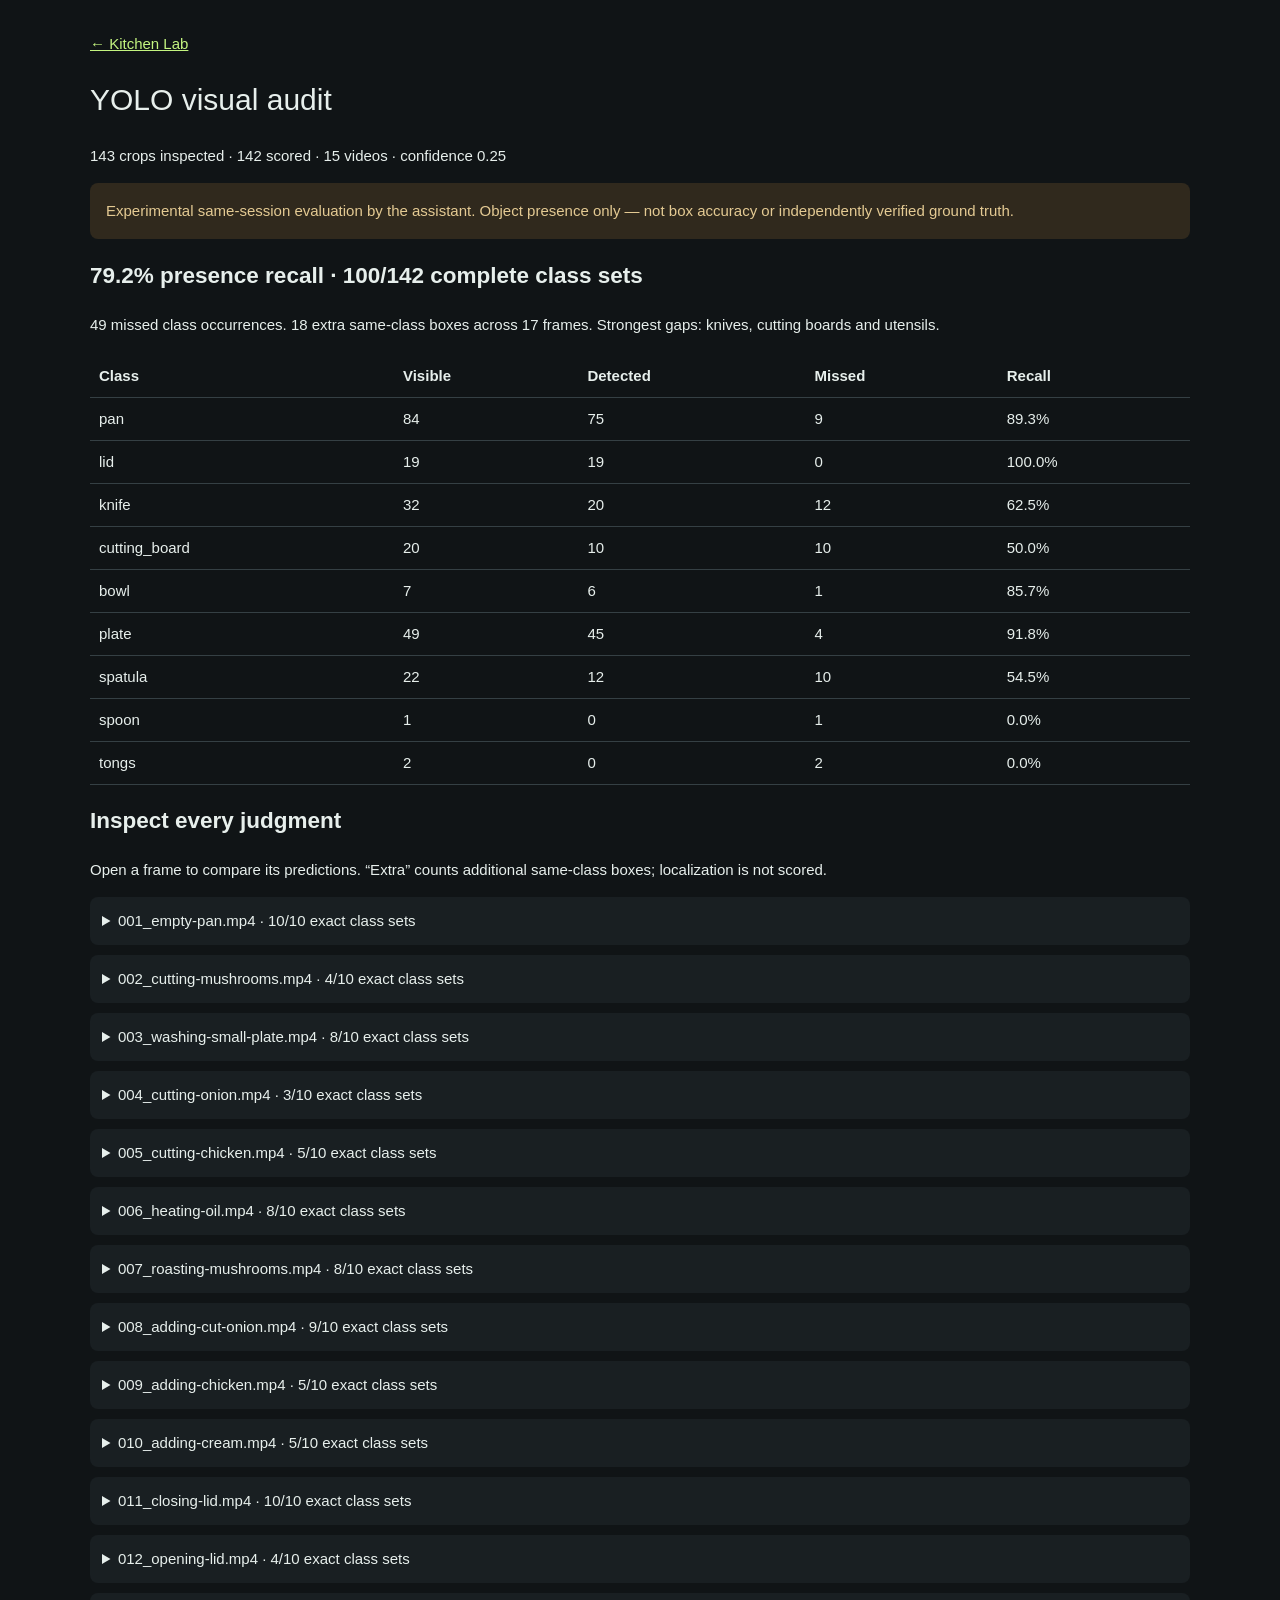
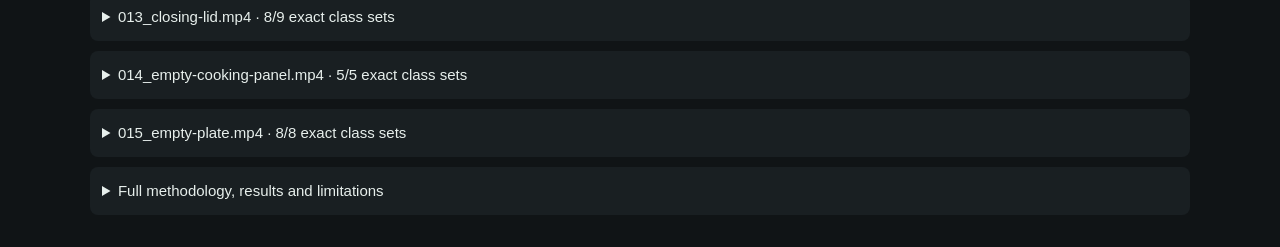
<file: review-app/evaluation.html>
<!doctype html><html lang="en"><meta charset="utf-8"><meta name="viewport" content="width=device-width, initial-scale=1"><title>YOLO visual audit · Kitchen Lab</title><style>body{background:#101416;color:#e7efec;font:15px/1.6 Segoe UI,sans-serif;max-width:1100px;margin:32px auto;padding:0 20px}a{color:#c4f580}h1{font-weight:500}table{border-collapse:collapse;width:100%;margin:18px 0}td,th{text-align:left;padding:9px;border-bottom:1px solid #354044}.notice{padding:16px;background:#30291d;color:#e4ca93;border-radius:8px}small{color:#a0b2b8}details{background:#191f22;margin:10px 0;padding:12px;border-radius:8px}summary{cursor:pointer}img{width:160px;border-radius:5px}pre{white-space:pre-wrap;font:13px/1.65 Segoe UI,sans-serif}</style><body>
<a href="/">← Kitchen Lab</a><h1>YOLO visual audit</h1><p>143 crops inspected · 142 scored · 15 videos · confidence 0.25</p>
<p class="notice">Experimental same-session evaluation by the assistant. Object presence only — not box accuracy or independently verified ground truth.</p>
<h2>79.2% presence recall · 100/142 complete class sets</h2>
<p>49 missed class occurrences. 18 extra same-class boxes across 17 frames. Strongest gaps: knives, cutting boards and utensils.</p>
<table><tr><th>Class</th><th>Visible</th><th>Detected</th><th>Missed</th><th>Recall</th></tr>
<tr><td>pan</td><td>84</td><td>75</td><td>9</td><td>89.3%</td></tr>
<tr><td>lid</td><td>19</td><td>19</td><td>0</td><td>100.0%</td></tr>
<tr><td>knife</td><td>32</td><td>20</td><td>12</td><td>62.5%</td></tr>
<tr><td>cutting_board</td><td>20</td><td>10</td><td>10</td><td>50.0%</td></tr>
<tr><td>bowl</td><td>7</td><td>6</td><td>1</td><td>85.7%</td></tr>
<tr><td>plate</td><td>49</td><td>45</td><td>4</td><td>91.8%</td></tr>
<tr><td>spatula</td><td>22</td><td>12</td><td>10</td><td>54.5%</td></tr>
<tr><td>spoon</td><td>1</td><td>0</td><td>1</td><td>0.0%</td></tr>
<tr><td>tongs</td><td>2</td><td>0</td><td>2</td><td>0.0%</td></tr>
</table><h2>Inspect every judgment</h2><p>Open a frame to compare its predictions. “Extra” counts additional same-class boxes; localization is not scored.</p>
<details><summary>001_empty-pan.mp4 · 10/10 exact class sets</summary><table><tr><th>Frame</th><th>Visible judgment</th><th>Missed</th><th>Unexpected / extra</th></tr>
<tr><td><a href="/?frame=1"><img loading="lazy" src="/thumb?id=1" alt="Frame 1"><br>Frame 1 · 1.0s</a></td><td>pan</td><td>none</td><td>none / 0 extra</td></tr>
<tr><td><a href="/?frame=5"><img loading="lazy" src="/thumb?id=5" alt="Frame 5"><br>Frame 5 · 5.0s</a></td><td>pan</td><td>none</td><td>none / 0 extra</td></tr>
<tr><td><a href="/?frame=10"><img loading="lazy" src="/thumb?id=10" alt="Frame 10"><br>Frame 10 · 10.0s</a></td><td>pan</td><td>none</td><td>none / 0 extra</td></tr>
<tr><td><a href="/?frame=13"><img loading="lazy" src="/thumb?id=13" alt="Frame 13"><br>Frame 13 · 13.0s</a></td><td>pan</td><td>none</td><td>none / 0 extra</td></tr>
<tr><td><a href="/?frame=17"><img loading="lazy" src="/thumb?id=17" alt="Frame 17"><br>Frame 17 · 17.0s</a></td><td>pan</td><td>none</td><td>none / 0 extra</td></tr>
<tr><td><a href="/?frame=22"><img loading="lazy" src="/thumb?id=22" alt="Frame 22"><br>Frame 22 · 22.0s</a></td><td>pan</td><td>none</td><td>none / 0 extra</td></tr>
<tr><td><a href="/?frame=26"><img loading="lazy" src="/thumb?id=26" alt="Frame 26"><br>Frame 26 · 26.0s</a></td><td>pan</td><td>none</td><td>none / 0 extra</td></tr>
<tr><td><a href="/?frame=29"><img loading="lazy" src="/thumb?id=29" alt="Frame 29"><br>Frame 29 · 29.0s</a></td><td>pan</td><td>none</td><td>none / 0 extra</td></tr>
<tr><td><a href="/?frame=33"><img loading="lazy" src="/thumb?id=33" alt="Frame 33"><br>Frame 33 · 33.0s</a></td><td>none</td><td>none</td><td>none / 0 extra</td></tr>
<tr><td><a href="/?frame=38"><img loading="lazy" src="/thumb?id=38" alt="Frame 38"><br>Frame 38 · 38.1s</a></td><td>none</td><td>none</td><td>none / 0 extra</td></tr>
</table></details>
<details><summary>002_cutting-mushrooms.mp4 · 4/10 exact class sets</summary><table><tr><th>Frame</th><th>Visible judgment</th><th>Missed</th><th>Unexpected / extra</th></tr>
<tr><td><a href="/?frame=43"><img loading="lazy" src="/thumb?id=43" alt="Frame 43"><br>Frame 43 · 3.0s</a></td><td>plate</td><td>none</td><td>none / 0 extra</td></tr>
<tr><td><a href="/?frame=49"><img loading="lazy" src="/thumb?id=49" alt="Frame 49"><br>Frame 49 · 9.0s</a></td><td>plate</td><td>none</td><td>none / 0 extra</td></tr>
<tr><td><a href="/?frame=57"><img loading="lazy" src="/thumb?id=57" alt="Frame 57"><br>Frame 57 · 17.0s</a></td><td>knife, plate</td><td>plate</td><td>none / 0 extra</td></tr>
<tr><td><a href="/?frame=64"><img loading="lazy" src="/thumb?id=64" alt="Frame 64"><br>Frame 64 · 24.0s</a></td><td>knife, plate</td><td>plate</td><td>none / 0 extra</td></tr>
<tr><td><a href="/?frame=70"><img loading="lazy" src="/thumb?id=70" alt="Frame 70"><br>Frame 70 · 30.0s</a></td><td>knife, plate</td><td>knife</td><td>none / 0 extra</td></tr>
<tr><td><a href="/?frame=78"><img loading="lazy" src="/thumb?id=78" alt="Frame 78"><br>Frame 78 · 38.1s</a></td><td>knife, plate</td><td>knife</td><td>none / 0 extra</td></tr>
<tr><td><a href="/?frame=84"><img loading="lazy" src="/thumb?id=84" alt="Frame 84"><br>Frame 84 · 44.1s</a></td><td>knife, plate</td><td>knife</td><td>none / 0 extra</td></tr>
<tr><td><a href="/?frame=91"><img loading="lazy" src="/thumb?id=91" alt="Frame 91"><br>Frame 91 · 51.1s</a></td><td>knife, plate</td><td>none</td><td>none / 0 extra</td></tr>
<tr><td><a href="/?frame=99"><img loading="lazy" src="/thumb?id=99" alt="Frame 99"><br>Frame 99 · 59.1s</a></td><td>knife, plate</td><td>plate</td><td>none / 0 extra</td></tr>
<tr><td><a href="/?frame=105"><img loading="lazy" src="/thumb?id=105" alt="Frame 105"><br>Frame 105 · 65.1s</a></td><td>knife, plate</td><td>none</td><td>none / 0 extra</td></tr>
</table></details>
<details><summary>003_washing-small-plate.mp4 · 8/10 exact class sets</summary><table><tr><th>Frame</th><th>Visible judgment</th><th>Missed</th><th>Unexpected / extra</th></tr>
<tr><td><a href="/?frame=109"><img loading="lazy" src="/thumb?id=109" alt="Frame 109"><br>Frame 109 · 0.0s</a></td><td>knife, plate</td><td>none</td><td>none / 0 extra</td></tr>
<tr><td><a href="/?frame=111"><img loading="lazy" src="/thumb?id=111" alt="Frame 111"><br>Frame 111 · 2.0s</a></td><td>knife, plate</td><td>none</td><td>none / 0 extra</td></tr>
<tr><td><a href="/?frame=114"><img loading="lazy" src="/thumb?id=114" alt="Frame 114"><br>Frame 114 · 5.0s</a></td><td>knife, plate</td><td>knife</td><td>none / 0 extra</td></tr>
<tr><td><a href="/?frame=116"><img loading="lazy" src="/thumb?id=116" alt="Frame 116"><br>Frame 116 · 7.0s</a></td><td>knife, plate</td><td>knife</td><td>none / 0 extra</td></tr>
<tr><td><a href="/?frame=118"><img loading="lazy" src="/thumb?id=118" alt="Frame 118"><br>Frame 118 · 9.0s</a></td><td>knife, plate</td><td>none</td><td>none / 0 extra</td></tr>
<tr><td><a href="/?frame=120"><img loading="lazy" src="/thumb?id=120" alt="Frame 120"><br>Frame 120 · 11.0s</a></td><td>knife, plate</td><td>none</td><td>none / 0 extra</td></tr>
<tr><td><a href="/?frame=122"><img loading="lazy" src="/thumb?id=122" alt="Frame 122"><br>Frame 122 · 13.0s</a></td><td>knife, plate</td><td>none</td><td>none / 0 extra</td></tr>
<tr><td><a href="/?frame=124"><img loading="lazy" src="/thumb?id=124" alt="Frame 124"><br>Frame 124 · 15.0s</a></td><td>plate</td><td>none</td><td>none / 0 extra</td></tr>
<tr><td><a href="/?frame=127"><img loading="lazy" src="/thumb?id=127" alt="Frame 127"><br>Frame 127 · 18.0s</a></td><td>plate</td><td>none</td><td>none / 0 extra</td></tr>
<tr><td><a href="/?frame=129"><img loading="lazy" src="/thumb?id=129" alt="Frame 129"><br>Frame 129 · 20.0s</a></td><td>plate</td><td>none</td><td>none / 0 extra</td></tr>
</table></details>
<details><summary>004_cutting-onion.mp4 · 3/10 exact class sets</summary><table><tr><th>Frame</th><th>Visible judgment</th><th>Missed</th><th>Unexpected / extra</th></tr>
<tr><td><a href="/?frame=131"><img loading="lazy" src="/thumb?id=131" alt="Frame 131"><br>Frame 131 · 1.0s</a></td><td>plate</td><td>none</td><td>none / 0 extra</td></tr>
<tr><td><a href="/?frame=135"><img loading="lazy" src="/thumb?id=135" alt="Frame 135"><br>Frame 135 · 5.0s</a></td><td>cutting_board, plate</td><td>none</td><td>none / 0 extra</td></tr>
<tr><td><a href="/?frame=140"><img loading="lazy" src="/thumb?id=140" alt="Frame 140"><br>Frame 140 · 10.0s</a></td><td>cutting_board, bowl, plate</td><td>cutting_board</td><td>none / 0 extra</td></tr>
<tr><td><a href="/?frame=143"><img loading="lazy" src="/thumb?id=143" alt="Frame 143"><br>Frame 143 · 13.0s</a></td><td>knife, cutting_board, bowl, plate</td><td>knife, cutting_board</td><td>none / 0 extra</td></tr>
<tr><td><a href="/?frame=147"><img loading="lazy" src="/thumb?id=147" alt="Frame 147"><br>Frame 147 · 17.0s</a></td><td>knife, cutting_board, bowl, plate</td><td>knife, cutting_board</td><td>none / 0 extra</td></tr>
<tr><td><a href="/?frame=152"><img loading="lazy" src="/thumb?id=152" alt="Frame 152"><br>Frame 152 · 22.0s</a></td><td>knife, cutting_board, bowl, plate</td><td>knife, cutting_board</td><td>none / 0 extra</td></tr>
<tr><td><a href="/?frame=156"><img loading="lazy" src="/thumb?id=156" alt="Frame 156"><br>Frame 156 · 26.0s</a></td><td>cutting_board, bowl, plate</td><td>cutting_board</td><td>none / 0 extra</td></tr>
<tr><td><a href="/?frame=159"><img loading="lazy" src="/thumb?id=159" alt="Frame 159"><br>Frame 159 · 29.0s</a></td><td>knife, cutting_board, bowl, plate</td><td>knife, cutting_board</td><td>none / 0 extra</td></tr>
<tr><td><a href="/?frame=163"><img loading="lazy" src="/thumb?id=163" alt="Frame 163"><br>Frame 163 · 33.0s</a></td><td>knife, cutting_board, bowl, plate</td><td>cutting_board, bowl</td><td>none / 1 extra</td></tr>
<tr><td><a href="/?frame=168"><img loading="lazy" src="/thumb?id=168" alt="Frame 168"><br>Frame 168 · 38.1s</a></td><td>knife, cutting_board, plate</td><td>none</td><td>none / 1 extra</td></tr>
</table></details>
<details><summary>005_cutting-chicken.mp4 · 5/10 exact class sets</summary><table><tr><th>Frame</th><th>Visible judgment</th><th>Missed</th><th>Unexpected / extra</th></tr>
<tr><td><a href="/?frame=177"><img loading="lazy" src="/thumb?id=177" alt="Frame 177"><br>Frame 177 · 7.0s</a></td><td>knife, cutting_board, plate</td><td>none</td><td>none / 1 extra</td></tr>
<tr><td><a href="/?frame=193"><img loading="lazy" src="/thumb?id=193" alt="Frame 193"><br>Frame 193 · 23.0s</a></td><td>knife, cutting_board, plate</td><td>knife</td><td>none / 0 extra</td></tr>
<tr><td><a href="/?frame=210"><img loading="lazy" src="/thumb?id=210" alt="Frame 210"><br>Frame 210 · 40.1s</a></td><td>knife, cutting_board, plate</td><td>cutting_board</td><td>none / 0 extra</td></tr>
<tr><td><a href="/?frame=225"><img loading="lazy" src="/thumb?id=225" alt="Frame 225"><br>Frame 225 · 55.1s</a></td><td>knife, cutting_board, plate</td><td>cutting_board</td><td>none / 0 extra</td></tr>
<tr><td><a href="/?frame=241"><img loading="lazy" src="/thumb?id=241" alt="Frame 241"><br>Frame 241 · 71.1s</a></td><td>knife, cutting_board, plate</td><td>none</td><td>none / 0 extra</td></tr>
<tr><td><a href="/?frame=258"><img loading="lazy" src="/thumb?id=258" alt="Frame 258"><br>Frame 258 · 88.1s</a></td><td>knife, cutting_board, plate</td><td>cutting_board</td><td>none / 0 extra</td></tr>
<tr><td><a href="/?frame=274"><img loading="lazy" src="/thumb?id=274" alt="Frame 274"><br>Frame 274 · 104.2s</a></td><td>knife, cutting_board, plate</td><td>none</td><td>none / 0 extra</td></tr>
<tr><td><a href="/?frame=289"><img loading="lazy" src="/thumb?id=289" alt="Frame 289"><br>Frame 289 · 119.2s</a></td><td>knife, cutting_board, plate</td><td>none</td><td>none / 0 extra</td></tr>
<tr><td><a href="/?frame=305"><img loading="lazy" src="/thumb?id=305" alt="Frame 305"><br>Frame 305 · 135.2s</a></td><td>knife, cutting_board, plate</td><td>none</td><td>none / 0 extra</td></tr>
<tr><td><a href="/?frame=322"><img loading="lazy" src="/thumb?id=322" alt="Frame 322"><br>Frame 322 · 152.2s</a></td><td>knife, cutting_board, plate</td><td>knife</td><td>none / 1 extra</td></tr>
</table></details>
<details><summary>006_heating-oil.mp4 · 8/10 exact class sets</summary><table><tr><th>Frame</th><th>Visible judgment</th><th>Missed</th><th>Unexpected / extra</th></tr>
<tr><td><a href="/?frame=335"><img loading="lazy" src="/thumb?id=335" alt="Frame 335"><br>Frame 335 · 5.0s</a></td><td>knife, cutting_board, plate</td><td>knife</td><td>none / 0 extra</td></tr>
<tr><td><a href="/?frame=347"><img loading="lazy" src="/thumb?id=347" alt="Frame 347"><br>Frame 347 · 17.0s</a></td><td>none</td><td>none</td><td>none / 0 extra</td></tr>
<tr><td><a href="/?frame=357"><img loading="lazy" src="/thumb?id=357" alt="Frame 357"><br>Frame 357 · 27.0s</a></td><td>pan</td><td>none</td><td>none / 0 extra</td></tr>
<tr><td><a href="/?frame=368"><img loading="lazy" src="/thumb?id=368" alt="Frame 368"><br>Frame 368 · 38.1s</a></td><td>pan</td><td>none</td><td>none / 0 extra</td></tr>
<tr><td><a href="/?frame=379"><img loading="lazy" src="/thumb?id=379" alt="Frame 379"><br>Frame 379 · 49.1s</a></td><td>pan</td><td>none</td><td>none / 0 extra</td></tr>
<tr><td><a href="/?frame=390"><img loading="lazy" src="/thumb?id=390" alt="Frame 390"><br>Frame 390 · 60.1s</a></td><td>pan</td><td>none</td><td>none / 0 extra</td></tr>
<tr><td><a href="/?frame=401"><img loading="lazy" src="/thumb?id=401" alt="Frame 401"><br>Frame 401 · 71.1s</a></td><td>pan</td><td>none</td><td>none / 0 extra</td></tr>
<tr><td><a href="/?frame=412"><img loading="lazy" src="/thumb?id=412" alt="Frame 412"><br>Frame 412 · 82.1s</a></td><td>pan</td><td>none</td><td>none / 0 extra</td></tr>
<tr><td><a href="/?frame=422"><img loading="lazy" src="/thumb?id=422" alt="Frame 422"><br>Frame 422 · 92.1s</a></td><td>pan</td><td>pan</td><td>none / 0 extra</td></tr>
<tr><td><a href="/?frame=434"><img loading="lazy" src="/thumb?id=434" alt="Frame 434"><br>Frame 434 · 104.2s</a></td><td>pan</td><td>none</td><td>none / 0 extra</td></tr>
</table></details>
<details><summary>007_roasting-mushrooms.mp4 · 8/10 exact class sets</summary><table><tr><th>Frame</th><th>Visible judgment</th><th>Missed</th><th>Unexpected / extra</th></tr>
<tr><td><a href="/?frame=460"><img loading="lazy" src="/thumb?id=460" alt="Frame 460"><br>Frame 460 · 20.0s</a></td><td>pan, plate</td><td>plate</td><td>none / 0 extra</td></tr>
<tr><td><a href="/?frame=502"><img loading="lazy" src="/thumb?id=502" alt="Frame 502"><br>Frame 502 · 62.1s</a></td><td>pan</td><td>none</td><td>none / 0 extra</td></tr>
<tr><td><a href="/?frame=543"><img loading="lazy" src="/thumb?id=543" alt="Frame 543"><br>Frame 543 · 103.2s</a></td><td>pan</td><td>none</td><td>none / 0 extra</td></tr>
<tr><td><a href="/?frame=583"><img loading="lazy" src="/thumb?id=583" alt="Frame 583"><br>Frame 583 · 143.2s</a></td><td>pan, spatula</td><td>none</td><td>none / 0 extra</td></tr>
<tr><td><a href="/?frame=624"><img loading="lazy" src="/thumb?id=624" alt="Frame 624"><br>Frame 624 · 184.3s</a></td><td>pan</td><td>none</td><td>none / 1 extra</td></tr>
<tr><td><a href="/?frame=666"><img loading="lazy" src="/thumb?id=666" alt="Frame 666"><br>Frame 666 · 226.3s</a></td><td>pan</td><td>none</td><td>none / 0 extra</td></tr>
<tr><td><a href="/?frame=707"><img loading="lazy" src="/thumb?id=707" alt="Frame 707"><br>Frame 707 · 267.4s</a></td><td>pan, spatula</td><td>spatula</td><td>none / 0 extra</td></tr>
<tr><td><a href="/?frame=748"><img loading="lazy" src="/thumb?id=748" alt="Frame 748"><br>Frame 748 · 308.5s</a></td><td>pan</td><td>none</td><td>none / 0 extra</td></tr>
<tr><td><a href="/?frame=788"><img loading="lazy" src="/thumb?id=788" alt="Frame 788"><br>Frame 788 · 348.5s</a></td><td>pan</td><td>none</td><td>none / 0 extra</td></tr>
<tr><td><a href="/?frame=830"><img loading="lazy" src="/thumb?id=830" alt="Frame 830"><br>Frame 830 · 390.6s</a></td><td>pan, spatula</td><td>none</td><td>none / 0 extra</td></tr>
</table></details>
<details><summary>008_adding-cut-onion.mp4 · 9/10 exact class sets</summary><table><tr><th>Frame</th><th>Visible judgment</th><th>Missed</th><th>Unexpected / extra</th></tr>
<tr><td><a href="/?frame=866"><img loading="lazy" src="/thumb?id=866" alt="Frame 866"><br>Frame 866 · 15.0s</a></td><td>pan, spatula</td><td>none</td><td>none / 0 extra</td></tr>
<tr><td><a href="/?frame=897"><img loading="lazy" src="/thumb?id=897" alt="Frame 897"><br>Frame 897 · 46.1s</a></td><td>pan</td><td>none</td><td>none / 0 extra</td></tr>
<tr><td><a href="/?frame=930"><img loading="lazy" src="/thumb?id=930" alt="Frame 930"><br>Frame 930 · 79.1s</a></td><td>pan, spatula</td><td>none</td><td>none / 0 extra</td></tr>
<tr><td><a href="/?frame=961"><img loading="lazy" src="/thumb?id=961" alt="Frame 961"><br>Frame 961 · 110.2s</a></td><td>pan</td><td>none</td><td>none / 0 extra</td></tr>
<tr><td><a href="/?frame=992"><img loading="lazy" src="/thumb?id=992" alt="Frame 992"><br>Frame 992 · 141.2s</a></td><td>pan</td><td>none</td><td>none / 0 extra</td></tr>
<tr><td><a href="/?frame=1024"><img loading="lazy" src="/thumb?id=1024" alt="Frame 1024"><br>Frame 1024 · 173.3s</a></td><td>pan</td><td>none</td><td>none / 1 extra</td></tr>
<tr><td><a href="/?frame=1055"><img loading="lazy" src="/thumb?id=1055" alt="Frame 1055"><br>Frame 1055 · 204.3s</a></td><td>pan, spatula</td><td>none</td><td>none / 1 extra</td></tr>
<tr><td><a href="/?frame=1087"><img loading="lazy" src="/thumb?id=1087" alt="Frame 1087"><br>Frame 1087 · 236.4s</a></td><td>pan</td><td>none</td><td>none / 0 extra</td></tr>
<tr><td><a href="/?frame=1119"><img loading="lazy" src="/thumb?id=1119" alt="Frame 1119"><br>Frame 1119 · 268.4s</a></td><td>pan, spatula</td><td>none</td><td>none / 0 extra</td></tr>
<tr><td><a href="/?frame=1150"><img loading="lazy" src="/thumb?id=1150" alt="Frame 1150"><br>Frame 1150 · 299.4s</a></td><td>pan, spatula</td><td>pan, spatula</td><td>none / 0 extra</td></tr>
</table></details>
<details><summary>009_adding-chicken.mp4 · 5/10 exact class sets</summary><table><tr><th>Frame</th><th>Visible judgment</th><th>Missed</th><th>Unexpected / extra</th></tr>
<tr><td><a href="/?frame=1185"><img loading="lazy" src="/thumb?id=1185" alt="Frame 1185"><br>Frame 1185 · 19.0s</a></td><td>pan, spatula</td><td>spatula</td><td>none / 0 extra</td></tr>
<tr><td><a href="/?frame=1225"><img loading="lazy" src="/thumb?id=1225" alt="Frame 1225"><br>Frame 1225 · 59.1s</a></td><td>pan, spatula</td><td>pan</td><td>none / 1 extra</td></tr>
<tr><td><a href="/?frame=1264"><img loading="lazy" src="/thumb?id=1264" alt="Frame 1264"><br>Frame 1264 · 98.1s</a></td><td>pan</td><td>pan</td><td>none / 0 extra</td></tr>
<tr><td><a href="/?frame=1303"><img loading="lazy" src="/thumb?id=1303" alt="Frame 1303"><br>Frame 1303 · 137.2s</a></td><td>pan</td><td>none</td><td>none / 0 extra</td></tr>
<tr><td><a href="/?frame=1342"><img loading="lazy" src="/thumb?id=1342" alt="Frame 1342"><br>Frame 1342 · 176.3s</a></td><td>pan</td><td>none</td><td>none / 1 extra</td></tr>
<tr><td><a href="/?frame=1381"><img loading="lazy" src="/thumb?id=1381" alt="Frame 1381"><br>Frame 1381 · 215.3s</a></td><td>pan, tongs</td><td>tongs</td><td>none / 1 extra</td></tr>
<tr><td><a href="/?frame=1420"><img loading="lazy" src="/thumb?id=1420" alt="Frame 1420"><br>Frame 1420 · 254.4s</a></td><td>pan, tongs</td><td>tongs</td><td>spatula / 0 extra</td></tr>
<tr><td><a href="/?frame=1459"><img loading="lazy" src="/thumb?id=1459" alt="Frame 1459"><br>Frame 1459 · 293.4s</a></td><td>pan</td><td>none</td><td>none / 0 extra</td></tr>
<tr><td><a href="/?frame=1498"><img loading="lazy" src="/thumb?id=1498" alt="Frame 1498"><br>Frame 1498 · 332.5s</a></td><td>pan, spatula</td><td>none</td><td>none / 1 extra</td></tr>
<tr><td><a href="/?frame=1538"><img loading="lazy" src="/thumb?id=1538" alt="Frame 1538"><br>Frame 1538 · 372.6s</a></td><td>pan</td><td>none</td><td>none / 0 extra</td></tr>
</table></details>
<details><summary>010_adding-cream.mp4 · 5/10 exact class sets</summary><table><tr><th>Frame</th><th>Visible judgment</th><th>Missed</th><th>Unexpected / extra</th></tr>
<tr><td><a href="/?frame=1569"><img loading="lazy" src="/thumb?id=1569" alt="Frame 1569"><br>Frame 1569 · 11.0s</a></td><td>pan, spatula</td><td>spatula</td><td>none / 0 extra</td></tr>
<tr><td><a href="/?frame=1592"><img loading="lazy" src="/thumb?id=1592" alt="Frame 1592"><br>Frame 1592 · 34.1s</a></td><td>pan, spatula</td><td>spatula</td><td>none / 1 extra</td></tr>
<tr><td><a href="/?frame=1614"><img loading="lazy" src="/thumb?id=1614" alt="Frame 1614"><br>Frame 1614 · 56.1s</a></td><td>pan</td><td>none</td><td>none / 0 extra</td></tr>
<tr><td><a href="/?frame=1637"><img loading="lazy" src="/thumb?id=1637" alt="Frame 1637"><br>Frame 1637 · 79.1s</a></td><td>pan, spatula</td><td>none</td><td>none / 0 extra</td></tr>
<tr><td><a href="/?frame=1659"><img loading="lazy" src="/thumb?id=1659" alt="Frame 1659"><br>Frame 1659 · 101.2s</a></td><td>pan</td><td>none</td><td>none / 0 extra</td></tr>
<tr><td><a href="/?frame=1682"><img loading="lazy" src="/thumb?id=1682" alt="Frame 1682"><br>Frame 1682 · 124.2s</a></td><td>pan, spatula</td><td>none</td><td>none / 0 extra</td></tr>
<tr><td><a href="/?frame=1704"><img loading="lazy" src="/thumb?id=1704" alt="Frame 1704"><br>Frame 1704 · 146.2s</a></td><td>pan, spatula</td><td>spatula</td><td>none / 0 extra</td></tr>
<tr><td><a href="/?frame=1727"><img loading="lazy" src="/thumb?id=1727" alt="Frame 1727"><br>Frame 1727 · 169.3s</a></td><td>pan, spatula</td><td>spatula</td><td>none / 0 extra</td></tr>
<tr><td><a href="/?frame=1749"><img loading="lazy" src="/thumb?id=1749" alt="Frame 1749"><br>Frame 1749 · 191.3s</a></td><td>pan</td><td>none</td><td>none / 0 extra</td></tr>
<tr><td><a href="/?frame=1772"><img loading="lazy" src="/thumb?id=1772" alt="Frame 1772"><br>Frame 1772 · 214.3s</a></td><td>pan, spatula</td><td>spatula</td><td>none / 0 extra</td></tr>
</table></details>
<details><summary>011_closing-lid.mp4 · 10/10 exact class sets</summary><table><tr><th>Frame</th><th>Visible judgment</th><th>Missed</th><th>Unexpected / extra</th></tr>
<tr><td><a href="/?frame=1790"><img loading="lazy" src="/thumb?id=1790" alt="Frame 1790"><br>Frame 1790 · 6.0s</a></td><td>pan, lid</td><td>none</td><td>none / 0 extra</td></tr>
<tr><td><a href="/?frame=1803"><img loading="lazy" src="/thumb?id=1803" alt="Frame 1803"><br>Frame 1803 · 19.0s</a></td><td>pan, lid</td><td>none</td><td>none / 0 extra</td></tr>
<tr><td><a href="/?frame=1817"><img loading="lazy" src="/thumb?id=1817" alt="Frame 1817"><br>Frame 1817 · 33.0s</a></td><td>pan, lid</td><td>none</td><td>none / 0 extra</td></tr>
<tr><td><a href="/?frame=1830"><img loading="lazy" src="/thumb?id=1830" alt="Frame 1830"><br>Frame 1830 · 46.1s</a></td><td>pan, lid</td><td>none</td><td>none / 0 extra</td></tr>
<tr><td><a href="/?frame=1843"><img loading="lazy" src="/thumb?id=1843" alt="Frame 1843"><br>Frame 1843 · 59.1s</a></td><td>pan, lid</td><td>none</td><td>none / 0 extra</td></tr>
<tr><td><a href="/?frame=1858"><img loading="lazy" src="/thumb?id=1858" alt="Frame 1858"><br>Frame 1858 · 74.1s</a></td><td>pan, lid</td><td>none</td><td>none / 0 extra</td></tr>
<tr><td><a href="/?frame=1871"><img loading="lazy" src="/thumb?id=1871" alt="Frame 1871"><br>Frame 1871 · 87.1s</a></td><td>pan, lid</td><td>none</td><td>none / 0 extra</td></tr>
<tr><td><a href="/?frame=1884"><img loading="lazy" src="/thumb?id=1884" alt="Frame 1884"><br>Frame 1884 · 100.2s</a></td><td>pan, lid</td><td>none</td><td>none / 0 extra</td></tr>
<tr><td><a href="/?frame=1898"><img loading="lazy" src="/thumb?id=1898" alt="Frame 1898"><br>Frame 1898 · 114.2s</a></td><td>pan, lid</td><td>none</td><td>none / 0 extra</td></tr>
<tr><td><a href="/?frame=1911"><img loading="lazy" src="/thumb?id=1911" alt="Frame 1911"><br>Frame 1911 · 127.2s</a></td><td>pan, lid</td><td>none</td><td>none / 2 extra</td></tr>
</table></details>
<details><summary>012_opening-lid.mp4 · 4/10 exact class sets</summary><table><tr><th>Frame</th><th>Visible judgment</th><th>Missed</th><th>Unexpected / extra</th></tr>
<tr><td><a href="/?frame=1928"><img loading="lazy" src="/thumb?id=1928" alt="Frame 1928"><br>Frame 1928 · 10.0s</a></td><td>pan, spatula</td><td>spatula</td><td>none / 0 extra</td></tr>
<tr><td><a href="/?frame=1950"><img loading="lazy" src="/thumb?id=1950" alt="Frame 1950"><br>Frame 1950 · 32.0s</a></td><td>pan, spatula</td><td>spatula</td><td>none / 0 extra</td></tr>
<tr><td><a href="/?frame=1973"><img loading="lazy" src="/thumb?id=1973" alt="Frame 1973"><br>Frame 1973 · 55.1s</a></td><td>pan, spoon</td><td>pan, spoon</td><td>none / 0 extra</td></tr>
<tr><td><a href="/?frame=1994"><img loading="lazy" src="/thumb?id=1994" alt="Frame 1994"><br>Frame 1994 · 76.1s</a></td><td>pan</td><td>none</td><td>none / 0 extra</td></tr>
<tr><td><a href="/?frame=2016"><img loading="lazy" src="/thumb?id=2016" alt="Frame 2016"><br>Frame 2016 · 98.1s</a></td><td>pan</td><td>pan</td><td>none / 0 extra</td></tr>
<tr><td><a href="/?frame=2039"><img loading="lazy" src="/thumb?id=2039" alt="Frame 2039"><br>Frame 2039 · 121.2s</a></td><td>pan</td><td>pan</td><td>none / 0 extra</td></tr>
<tr><td><a href="/?frame=2061"><img loading="lazy" src="/thumb?id=2061" alt="Frame 2061"><br>Frame 2061 · 143.2s</a></td><td>pan</td><td>none</td><td>none / 0 extra</td></tr>
<tr><td><a href="/?frame=2082"><img loading="lazy" src="/thumb?id=2082" alt="Frame 2082"><br>Frame 2082 · 164.2s</a></td><td>pan</td><td>pan</td><td>none / 0 extra</td></tr>
<tr><td><a href="/?frame=2104"><img loading="lazy" src="/thumb?id=2104" alt="Frame 2104"><br>Frame 2104 · 186.3s</a></td><td>pan, spatula</td><td>none</td><td>none / 0 extra</td></tr>
<tr><td><a href="/?frame=2127"><img loading="lazy" src="/thumb?id=2127" alt="Frame 2127"><br>Frame 2127 · 209.3s</a></td><td>pan, spatula</td><td>none</td><td>none / 0 extra</td></tr>
</table></details>
<details><summary>013_closing-lid.mp4 · 8/9 exact class sets</summary><table><tr><th>Frame</th><th>Visible judgment</th><th>Missed</th><th>Unexpected / extra</th></tr>
<tr><td><a href="/?frame=2139"><img loading="lazy" src="/thumb?id=2139" alt="Frame 2139"><br>Frame 2139 · 1.0s</a></td><td>pan, lid</td><td>pan</td><td>none / 1 extra</td></tr>
<tr><td><a href="/?frame=2143"><img loading="lazy" src="/thumb?id=2143" alt="Frame 2143"><br>Frame 2143 · 5.0s</a></td><td>pan, lid</td><td>none</td><td>none / 0 extra</td></tr>
<tr><td><a href="/?frame=2145"><img loading="lazy" src="/thumb?id=2145" alt="Frame 2145"><br>Frame 2145 · 7.0s</a></td><td>pan, lid</td><td>none</td><td>none / 0 extra</td></tr>
<tr><td><a href="/?frame=2148"><img loading="lazy" src="/thumb?id=2148" alt="Frame 2148"><br>Frame 2148 · 10.0s</a></td><td>pan, lid</td><td>none</td><td>none / 0 extra</td></tr>
<tr><td><a href="/?frame=2151"><img loading="lazy" src="/thumb?id=2151" alt="Frame 2151"><br>Frame 2151 · 13.0s</a></td><td>pan, lid</td><td>none</td><td>none / 0 extra</td></tr>
<tr><td><a href="/?frame=2154"><img loading="lazy" src="/thumb?id=2154" alt="Frame 2154"><br>Frame 2154 · 16.0s</a></td><td>pan, lid</td><td>none</td><td>none / 0 extra</td></tr>
<tr><td><a href="/?frame=2157"><img loading="lazy" src="/thumb?id=2157" alt="Frame 2157"><br>Frame 2157 · 19.0s</a></td><td>pan, lid</td><td>none</td><td>none / 0 extra</td></tr>
<tr><td><a href="/?frame=2160"><img loading="lazy" src="/thumb?id=2160" alt="Frame 2160"><br>Frame 2160 · 22.0s</a></td><td>lid</td><td>none</td><td>none / 0 extra</td></tr>
<tr><td><a href="/?frame=2162"><img loading="lazy" src="/thumb?id=2162" alt="Frame 2162"><br>Frame 2162 · 24.0s</a></td><td>lid</td><td>none</td><td>none / 1 extra</td></tr>
</table></details>
<details><summary>014_empty-cooking-panel.mp4 · 5/5 exact class sets</summary><table><tr><th>Frame</th><th>Visible judgment</th><th>Missed</th><th>Unexpected / extra</th></tr>
<tr><td><a href="/?frame=2168"><img loading="lazy" src="/thumb?id=2168" alt="Frame 2168"><br>Frame 2168 · 0.0s</a></td><td>pan</td><td>none</td><td>none / 0 extra</td></tr>
<tr><td><a href="/?frame=2170"><img loading="lazy" src="/thumb?id=2170" alt="Frame 2170"><br>Frame 2170 · 2.0s</a></td><td>none</td><td>none</td><td>none / 0 extra</td></tr>
<tr><td><a href="/?frame=2171"><img loading="lazy" src="/thumb?id=2171" alt="Frame 2171"><br>Frame 2171 · 3.0s</a></td><td>none</td><td>none</td><td>none / 0 extra</td></tr>
<tr><td><a href="/?frame=2173"><img loading="lazy" src="/thumb?id=2173" alt="Frame 2173"><br>Frame 2173 · 5.0s</a></td><td>none</td><td>none</td><td>none / 0 extra</td></tr>
<tr><td><a href="/?frame=2175"><img loading="lazy" src="/thumb?id=2175" alt="Frame 2175"><br>Frame 2175 · 7.0s</a></td><td>none</td><td>none</td><td>none / 0 extra</td></tr>
</table></details>
<details><summary>015_empty-plate.mp4 · 8/8 exact class sets</summary><table><tr><th>Frame</th><th>Visible judgment</th><th>Missed</th><th>Unexpected / extra</th></tr>
<tr><td><a href="/?frame=2176"><img loading="lazy" src="/thumb?id=2176" alt="Frame 2176"><br>Frame 2176 · 0.0s</a></td><td>none</td><td>none</td><td>none / 0 extra</td></tr>
<tr><td><a href="/?frame=2178"><img loading="lazy" src="/thumb?id=2178" alt="Frame 2178"><br>Frame 2178 · 2.0s</a></td><td>plate</td><td>none</td><td>none / 0 extra</td></tr>
<tr><td><a href="/?frame=2179"><img loading="lazy" src="/thumb?id=2179" alt="Frame 2179"><br>Frame 2179 · 3.0s</a></td><td>plate</td><td>none</td><td>none / 0 extra</td></tr>
<tr><td><a href="/?frame=2180"><img loading="lazy" src="/thumb?id=2180" alt="Frame 2180"><br>Frame 2180 · 4.0s</a></td><td>plate</td><td>none</td><td>none / 1 extra</td></tr>
<tr><td><a href="/?frame=2182"><img loading="lazy" src="/thumb?id=2182" alt="Frame 2182"><br>Frame 2182 · 6.0s</a></td><td>plate</td><td>none</td><td>none / 1 extra</td></tr>
<tr><td><a href="/?frame=2183"><img loading="lazy" src="/thumb?id=2183" alt="Frame 2183"><br>Frame 2183 · 7.0s</a></td><td>plate</td><td>none</td><td>none / 0 extra</td></tr>
<tr><td><a href="/?frame=2184"><img loading="lazy" src="/thumb?id=2184" alt="Frame 2184"><br>Frame 2184 · 8.0s</a></td><td>plate</td><td>none</td><td>none / 0 extra</td></tr>
<tr><td><a href="/?frame=2186"><img loading="lazy" src="/thumb?id=2186" alt="Frame 2186"><br>Frame 2186 · 10.0s</a></td><td>plate</td><td>none</td><td>none / 0 extra</td></tr>
</table></details>
<details><summary>Full methodology, results and limitations</summary><pre># YOLO assistant evaluation — 2026-09-05

**Conclusion: not reliable enough for automatic annotation.** The main errors are missing objects and duplicate boxes.

I visually inspected 143 cooking-area crops from all 15 videos, excluding the 45 training frames. One motion-blurred/ambiguous frame was excluded, leaving 142 scored frames. Four ambiguous class/frame decisions were ignored. Video names supplied context; visible image content determined labels.

References were recorded from original image contact sheets before comparison with cached predictions. Earlier predictions from this session had already been seen, so this is not a fully blinded review.

## Results at confidence 0.25

- Class-presence recall: **79.2%** (187/236); 49 missed class occurrences.
- Exact visible class set: **100/142 (70.4%)**.
- Correct class set with no extra same-class boxes: **89/142 (62.7%)**; this still does not check localization.
- Extra same-class boxes: **18 across 17 frames**.
- Empty crops: **8/8** correctly produced no predictions.
- Class-presence precision: **99.5%** (187/188). This forgiving metric counts a class as correct whenever it is present anywhere in the crop; it ignores box location and collapses duplicates. It is NOT 99.5% annotation accuracy.

| Class | Visible frames | Detected | Missed | Presence recall |
|---|---:|---:|---:|---:|
| pan | 84 | 75 | 9 | 89.3% |
| lid | 19 | 19 | 0 | 100.0% |
| knife | 32 | 20 | 12 | 62.5% |
| cutting_board | 20 | 10 | 10 | 50.0% |
| bowl | 7 | 6 | 1 | 85.7% |
| plate | 49 | 45 | 4 | 91.8% |
| spatula | 22 | 12 | 10 | 54.5% |
| spoon | 1 | 0 | 1 | 0.0% |
| tongs | 2 | 0 | 2 | 0.0% |

Lid and bowl results have small support. Spoon and tongs results have only one and two examples. Pot, wok, cup, bottle, jar and sponge have no confidently scored positives; their recall cannot be estimated.

## Concrete failures

- Frame 143, cutting onion: plate and bowl detected; visible knife and cutting board missed.
- Frame 1150, adding cut onion: visible pan and spatula both missed.
- Frame 1420, adding chicken: tongs classified as spatula.
- Frame 1973, opening lid: visible pan and spoon both missed.
- Frame 1911, closing lid: duplicate pan and lid boxes.

## Confidence sensitivity

| Confidence | Presence precision | Presence recall | Frames with extra boxes |
|---:|---:|---:|---:|
| 0.10 | 96.2% | 86.0% | 56 |
| 0.25 | 99.5% | 79.2% | 17 |
| 0.40 | 99.4% | 70.8% | 5 |
| 0.50 | 100.0% | 64.0% | 3 |
| 0.70 | 100.0% | 43.2% | 0 |

Lowering confidence to 0.10 raises recall to 86.0%, but extra boxes appear in 56 frames instead of 17. Threshold changes alone do not solve the problem. These thresholds were inspected on the same sample, not independently validated.

## Limits and next step

This measures per-frame object-class presence in the trained crop, not box IoU, detector mAP, mask quality, action recognition or full-frame performance. Frames come from the same session as training and are correlated. Sampling is approximately balanced across videos, not proportional to duration. Assistant judgments are not human-verified ground truth.

Prioritize corrected examples of knives, cutting boards, spatulas, tongs, spoons and food-filled pans; include occlusion and tool motion. Keep a separately recorded session for final evaluation. Do not turn these presence-only judgments directly into box training labels.

Reproducibility: `config/yolo_self_evaluation.v1.json` contains the visual judgments; `outputs/yolo-self-evaluation/sample.json` contains exact image IDs/hashes; `outputs/yolo-self-evaluation/metrics.json` contains all per-frame outcomes. Run `scripts/evaluate_yolo_presence.py` in the training environment to recompute.</pre></details></body></html>
</file>
